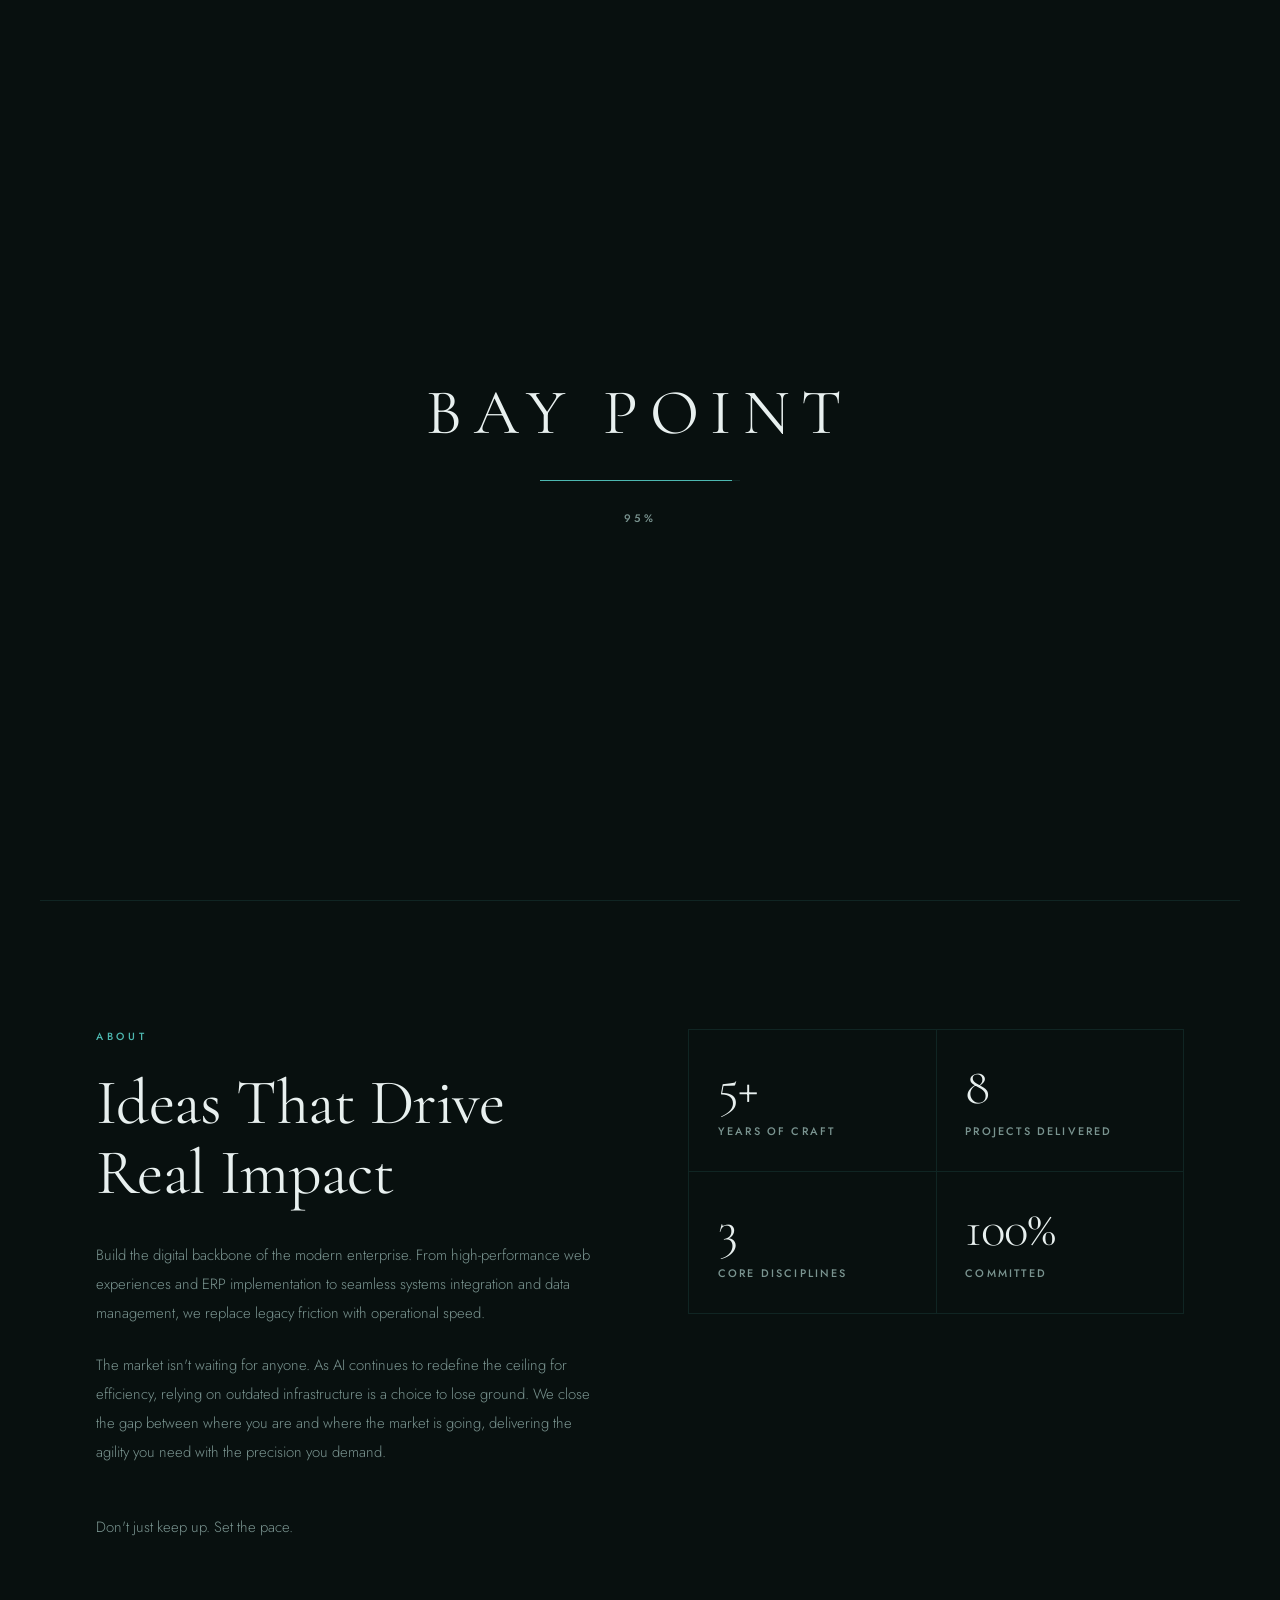
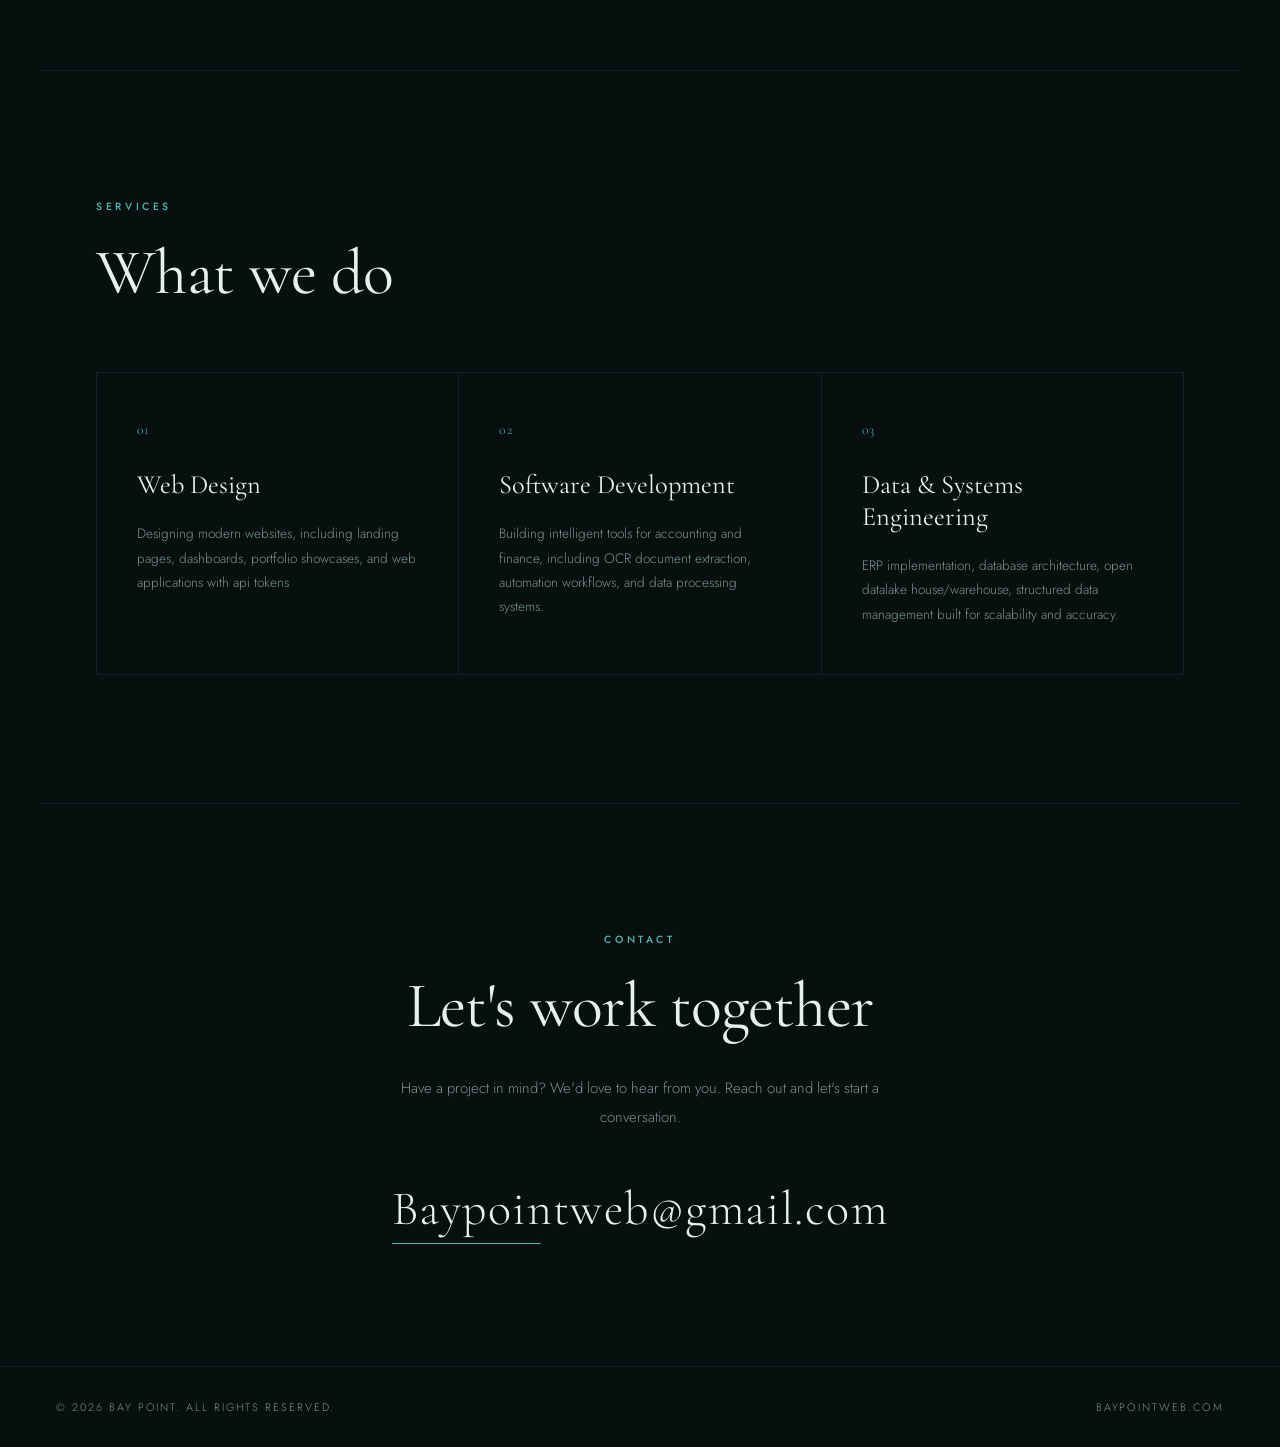
<file: index.html>
<!DOCTYPE html>
<html lang="en" data-theme="dark">
<head>
  <meta charset="UTF-8" />
  <meta name="viewport" content="width=device-width, initial-scale=1.0"/>
  <title>Bay Point</title>
  <link href="https://fonts.googleapis.com/css2?family=Cormorant+Garamond:ital,wght@0,300;0,400;0,500;0,600;1,300;1,400&family=Jost:wght@300;400;500&display=swap" rel="stylesheet"/>
  <link rel="stylesheet" href="css/styles.css"/>
  <link rel="stylesheet" href="css/dark.css"/>
</head>
<body>

<!-- LOADER -->
<div id="loader">
  <div class="loader-inner">
    <div class="loader-logo">Bay Point</div>
    <div class="loader-bar-track"><div class="loader-bar-fill"></div></div>
    <div class="loader-counter"><span id="loaderCount">0</span>%</div>
  </div>
</div>

<!-- NAVBAR -->
<nav id="navbar">
  <a class="nav-logo" href="#home">Bay Point</a>
  <div class="nav-right">
    <ul class="nav-links">
      <li><a href="#home">Home</a></li>
      <li><a href="#about">About</a></li>
      <li><a href="#services">Services</a></li>
      <li><a href="#contact">Contact</a></li>
    </ul>
    <button class="theme-toggle" id="themeToggle" aria-label="Toggle dark mode">
      <span class="t-icon" id="themeIcon">☾</span>
      <span class="t-label" id="themeLabel">Dark</span>
    </button>
  </div>
  <button class="hamburger" id="hamburger" aria-label="Menu">
    <span></span><span></span><span></span>
  </button>
</nav>

<!-- MOBILE MENU -->
<div class="mobile-menu" id="mobileMenu">
  <a href="#home"     onclick="closeMenu()">Home</a>
  <a href="#about"    onclick="closeMenu()">About</a>
  <a href="#services" onclick="closeMenu()">Services</a>
  <a href="#contact"  onclick="closeMenu()">Contact</a>
</div>

<!-- HERO -->
<section id="home">
  <p class="hero-eyebrow">Welcome to Bay Point</p>
  <h1 class="hero-title">Turning Flow<br>Into <em><span class="water-word">Intelligence</span></em></h1>
  <p class="hero-sub">From creative spark to intelligent infrastructure, Building the conduits that let your ideas flow.</p>
  <a class="hero-cta" href="#about">Discover More</a>
  <div class="hero-line">
    <span>Scroll</span>
    <div class="scroll-bar"></div>
  </div>
</section>

<div class="divider"></div>

<!-- ABOUT -->
<section id="about">
  <div class="about-grid">
    <div>
      <p class="section-label">About</p>
      <h2 class="section-title">Ideas That Drive Real Impact</h2>
      <p class="section-body">Build the digital backbone of the modern enterprise. From high-performance web experiences and ERP implementation to seamless systems integration and data management, we replace legacy friction with operational speed.</p>
      <br>
      <p class="section-body">The market isn't waiting for anyone. As AI continues to redefine the ceiling for efficiency, relying on outdated infrastructure is a choice to lose ground. We close the gap between where you are and where the market is going, delivering the agility you need with the precision you demand.</p>
      <br>
      <br>
      <p class="section-body">Don't just keep up. Set the pace.</p>
    </div>
    <div>
      <div class="about-stat-group">
        <div class="stat"><div class="stat-number">5+</div><div class="stat-label">Years of craft</div></div>
        <div class="stat"><div class="stat-number">8</div><div class="stat-label">Projects delivered</div></div>
        <div class="stat"><div class="stat-number">3</div><div class="stat-label">Core disciplines</div></div>
        <div class="stat"><div class="stat-number">100%</div><div class="stat-label">Committed</div></div>
      </div>
    </div>
  </div>
</section>

<div class="divider"></div>

<!-- SERVICES -->
<section id="services">
  <p class="section-label">Services</p>
  <h2 class="section-title">What we do</h2>
  <div class="services-grid">
    <a class="service-card" href="website-design.html">
      <div class="service-num">01</div>
      <div class="service-name">Web Design</div>
      <p class="service-desc">Designing modern websites, including landing pages, dashboards, portfolio showcases, and web applications with api tokens</p>
    </a>
    <a class="service-card" href="software-development.html">
      <div class="service-num">02</div>
      <div class="service-name">Software Development</div>
      <p class="service-desc">Building intelligent tools for accounting and finance, including OCR document extraction, automation workflows, and data processing systems.</p>
    </a>
    <a class="service-card" href="data-systems-engineering.html">
      <div class="service-num">03</div>
      <div class="service-name">Data & Systems Engineering</div>
      <p class="service-desc">ERP implementation, database architecture, open datalake house/warehouse, structured data management built for scalability and accuracy.</p>
    </a>
  </div>
</section>

<div class="divider"></div>

<!-- CONTACT -->
<section id="contact">
  <p class="section-label">Contact</p>
  <h2 class="section-title">Let's work together</h2>
  <p class="section-body">Have a project in mind? We'd love to hear from you. Reach out and let's start a conversation.</p>
  <a href="mailto:baypointweb@gmail.com" class="contact-email">Baypointweb@gmail.com</a>
</section>

<!-- FOOTER -->
<footer>
  <span>© 2026 Bay Point. All rights reserved.</span>
  <span>baypointweb.com</span>
</footer>

<script src="java/main.js"></script>
</body>
</html>
</file>
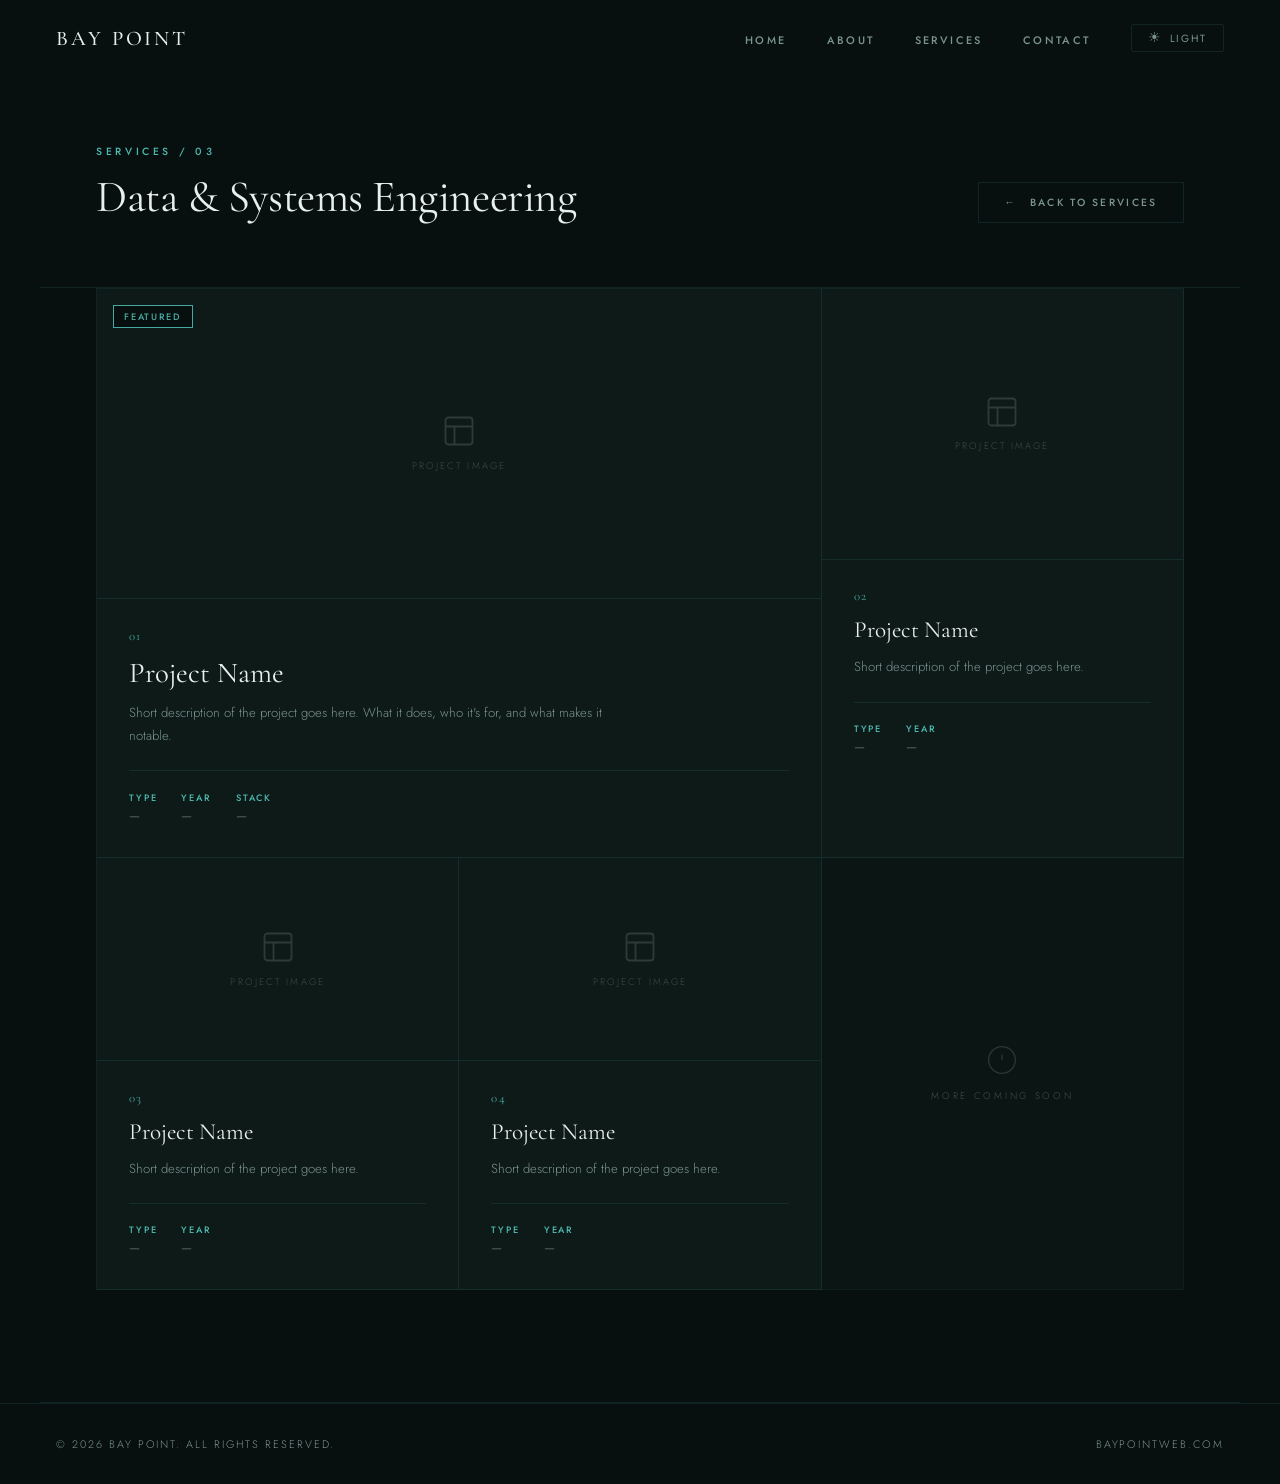
<file: data-systems-engineering.html>
<!DOCTYPE html>
<html lang="en" data-theme="dark">
<head>
  <meta charset="UTF-8"/>
  <meta name="viewport" content="width=device-width, initial-scale=1.0"/>
  <title>Data &amp; Systems Engineering</title>
  <link href="https://fonts.googleapis.com/css2?family=Cormorant+Garamond:ital,wght@0,300;0,400;0,500;0,600;1,300;1,400&family=Jost:wght@300;400;500&display=swap" rel="stylesheet"/>
  <link rel="stylesheet" href="css/styles.css"/>
  <link rel="stylesheet" href="css/dark.css"/>
  <style>
    /* ── PAGE HEADER ── */
    .svc-header {
      padding: 9rem 3.5rem 4rem;
      max-width: 1200px;
      margin: 0 auto;
      display: flex;
      align-items: flex-end;
      justify-content: space-between;
      gap: 2rem;
    }
    .svc-header-left { flex: 1; }
    .svc-label {
      font-size: 0.65rem;
      letter-spacing: 0.35em;
      text-transform: uppercase;
      color: var(--accent);
      font-weight: 500;
      margin-bottom: 0.9rem;
      opacity: 0;
      animation: fadeUp 0.6s 0.1s forwards;
    }
    .svc-title {
      font-family: 'Cormorant Garamond', serif;
      font-size: clamp(1.8rem, 3.5vw, 2.8rem);
      font-weight: 400;
      line-height: 1.1;
      letter-spacing: -0.01em;
      color: var(--text);
      opacity: 0;
      animation: fadeUp 0.7s 0.2s forwards;
    }
    .svc-title em { font-style: italic; color: var(--accent-2); }
    .svc-back {
      flex-shrink: 0;
      display: inline-flex;
      align-items: center;
      gap: 0.8rem;
      font-size: 0.65rem;
      letter-spacing: 0.22em;
      text-transform: uppercase;
      color: var(--text-dim);
      text-decoration: none;
      font-weight: 500;
      border: 1px solid var(--line);
      padding: 0.75rem 1.6rem;
      transition: color 0.2s, border-color 0.2s, gap 0.3s;
      opacity: 0;
      animation: fadeUp 0.7s 0.3s forwards;
      align-self: flex-end;
    }
    .svc-back::before { content: '←'; transition: transform 0.3s; }
    .svc-back:hover { color: var(--accent); border-color: var(--accent); gap: 1.2rem; }
    .svc-back:hover::before { transform: translateX(-4px); }

    /* ── PROJECTS GRID ── */
    .projects-section {
      max-width: 1200px;
      margin: 0 auto;
      padding: 0 3.5rem 7rem;
    }
    .projects-grid {
      display: grid;
      grid-template-columns: repeat(3, 1fr);
      gap: 0;
      border-top: 1px solid var(--line);
      border-left: 1px solid var(--line);
    }

    /* Featured card — spans 2 columns */
    .project-card {
      border-bottom: 1px solid var(--line);
      border-right: 1px solid var(--line);
      background: var(--card-bg);
      position: relative;
      overflow: hidden;
      transition: background 0.3s;
      cursor: default;
      text-decoration: none;
      color: inherit;
      display: block;
    }
    .project-card::before {
      content: '';
      position: absolute;
      top: 0; left: 0;
      width: 2px; height: 0;
      background: var(--accent);
      transition: height 0.4s ease;
    }
    .project-card:hover { background: var(--card-hover-bg); }
    .project-card:hover::before { height: 100%; }

    .project-card.featured { grid-column: span 2; }

    /* Image placeholder */
    .project-img {
      width: 100%;
      aspect-ratio: 16/9;
      background: var(--bg-2);
      display: flex;
      align-items: center;
      justify-content: center;
      border-bottom: 1px solid var(--line);
      position: relative;
      overflow: hidden;
    }
    .project-card.featured .project-img { aspect-ratio: 21/9; }
    .project-card.tall .project-img { aspect-ratio: 4/3; }

    .project-img-placeholder {
      display: flex;
      flex-direction: column;
      align-items: center;
      gap: 0.6rem;
    }
    .project-img-placeholder svg {
      opacity: 0.15;
      width: 36px; height: 36px;
    }
    .project-img-placeholder span {
      font-size: 0.6rem;
      letter-spacing: 0.22em;
      text-transform: uppercase;
      color: var(--text-dim);
      opacity: 0.4;
    }

    /* Tag badge */
    .project-tag {
      position: absolute;
      top: 1rem; left: 1rem;
      font-size: 0.58rem;
      letter-spacing: 0.18em;
      text-transform: uppercase;
      color: var(--accent);
      border: 1px solid var(--accent);
      padding: 0.25rem 0.65rem;
      font-weight: 500;
      background: var(--bg);
      opacity: 0.9;
    }

    /* Card body */
    .project-body { padding: 1.8rem 2rem 2rem; }
    .project-num {
      font-family: 'Cormorant Garamond', serif;
      font-size: 0.8rem;
      color: var(--accent);
      letter-spacing: 0.1em;
      margin-bottom: 0.8rem;
    }
    .project-name {
      font-family: 'Cormorant Garamond', serif;
      font-size: 1.45rem;
      font-weight: 400;
      color: var(--text);
      line-height: 1.2;
      margin-bottom: 0.7rem;
    }
    .project-card.featured .project-name { font-size: 1.8rem; }
    .project-desc {
      font-size: 0.82rem;
      line-height: 1.75;
      color: var(--text-dim);
      max-width: 480px;
    }
    .project-meta {
      display: flex;
      gap: 1.5rem;
      margin-top: 1.4rem;
      padding-top: 1.2rem;
      border-top: 1px solid var(--line);
    }
    .project-meta-item {
      display: flex;
      flex-direction: column;
      gap: 0.2rem;
    }
    .meta-label {
      font-size: 0.58rem;
      letter-spacing: 0.2em;
      text-transform: uppercase;
      color: var(--accent);
      font-weight: 500;
    }
    .meta-value {
      font-size: 0.78rem;
      color: var(--text-dim);
    }

    /* Empty / coming soon card */
    .project-card.empty {
      display: flex;
      flex-direction: column;
      align-items: center;
      justify-content: center;
      min-height: 280px;
      gap: 0.8rem;
      cursor: default;
      opacity: 0.5;
    }
    .empty-icon {
      width: 32px; height: 32px;
      opacity: 0.3;
    }
    .empty-label {
      font-size: 0.6rem;
      letter-spacing: 0.28em;
      text-transform: uppercase;
      color: var(--text-dim);
    }

    @media (max-width: 900px) {
      .projects-grid { grid-template-columns: 1fr 1fr; }
      .project-card.featured { grid-column: span 2; }
    }
    @media (max-width: 600px) {
      .svc-header { flex-direction: column; align-items: flex-start; padding: 7rem 1.8rem 3rem; }
      .projects-section { padding: 0 1.8rem 5rem; }
      .projects-grid { grid-template-columns: 1fr; }
      .project-card.featured { grid-column: span 1; }
    }
  </style>
</head>
<body>

<!-- NAVBAR -->
<nav id="navbar">
  <a class="nav-logo" href="index.html#home">Bay Point</a>
  <div class="nav-right">
    <ul class="nav-links">
      <li><a href="index.html#home">Home</a></li>
      <li><a href="index.html#about">About</a></li>
      <li><a href="index.html#services" class="active">Services</a></li>
      <li><a href="index.html#contact">Contact</a></li>
    </ul>
    <button class="theme-toggle" id="themeToggle" aria-label="Toggle dark mode">
      <span class="t-icon" id="themeIcon">☾</span>
      <span class="t-label" id="themeLabel">Dark</span>
    </button>
  </div>
  <button class="hamburger" id="hamburger" aria-label="Menu">
    <span></span><span></span><span></span>
  </button>
</nav>

<!-- MOBILE MENU -->
<div class="mobile-menu" id="mobileMenu">
  <a href="index.html#home"     onclick="closeMenu()">Home</a>
  <a href="index.html#about"    onclick="closeMenu()">About</a>
  <a href="index.html#services" onclick="closeMenu()">Services</a>
  <a href="index.html#contact"  onclick="closeMenu()">Contact</a>
</div>

<!-- PAGE HEADER -->
<div class="svc-header">
  <div class="svc-header-left">
    <p class="svc-label">Services / 03</p>
    <h1 class="svc-title">Data &amp; Systems Engineering</h1>
  </div>
  <a class="svc-back" href="index.html#services">Back to Services</a>
</div>

<div class="divider"></div>

<!-- PROJECTS -->
<div class="projects-section">
  <div class="projects-grid">

    <!-- Featured project -->
    <div class="project-card featured">
      <div class="project-img">
        <span class="project-tag">Featured</span>
        <div class="project-img-placeholder">
          <svg viewBox="0 0 24 24" fill="none" stroke="currentColor" stroke-width="1.2">
            <rect x="3" y="3" width="18" height="18" rx="2"/>
            <path d="M3 9h18M9 21V9"/>
          </svg>
          <span>Project image</span>
        </div>
      </div>
      <div class="project-body">
        <div class="project-num">01</div>
        <div class="project-name">Project Name</div>
        <p class="project-desc">Short description of the project goes here. What it does, who it's for, and what makes it notable.</p>
        <div class="project-meta">
          <div class="project-meta-item">
            <span class="meta-label">Type</span>
            <span class="meta-value">—</span>
          </div>
          <div class="project-meta-item">
            <span class="meta-label">Year</span>
            <span class="meta-value">—</span>
          </div>
          <div class="project-meta-item">
            <span class="meta-label">Stack</span>
            <span class="meta-value">—</span>
          </div>
        </div>
      </div>
    </div>

    <!-- Project 2 -->
    <div class="project-card tall">
      <div class="project-img">
        <div class="project-img-placeholder">
          <svg viewBox="0 0 24 24" fill="none" stroke="currentColor" stroke-width="1.2">
            <rect x="3" y="3" width="18" height="18" rx="2"/>
            <path d="M3 9h18M9 21V9"/>
          </svg>
          <span>Project image</span>
        </div>
      </div>
      <div class="project-body">
        <div class="project-num">02</div>
        <div class="project-name">Project Name</div>
        <p class="project-desc">Short description of the project goes here.</p>
        <div class="project-meta">
          <div class="project-meta-item">
            <span class="meta-label">Type</span>
            <span class="meta-value">—</span>
          </div>
          <div class="project-meta-item">
            <span class="meta-label">Year</span>
            <span class="meta-value">—</span>
          </div>
        </div>
      </div>
    </div>

    <!-- Project 3 -->
    <div class="project-card">
      <div class="project-img">
        <div class="project-img-placeholder">
          <svg viewBox="0 0 24 24" fill="none" stroke="currentColor" stroke-width="1.2">
            <rect x="3" y="3" width="18" height="18" rx="2"/>
            <path d="M3 9h18M9 21V9"/>
          </svg>
          <span>Project image</span>
        </div>
      </div>
      <div class="project-body">
        <div class="project-num">03</div>
        <div class="project-name">Project Name</div>
        <p class="project-desc">Short description of the project goes here.</p>
        <div class="project-meta">
          <div class="project-meta-item">
            <span class="meta-label">Type</span>
            <span class="meta-value">—</span>
          </div>
          <div class="project-meta-item">
            <span class="meta-label">Year</span>
            <span class="meta-value">—</span>
          </div>
        </div>
      </div>
    </div>

    <!-- Project 4 -->
    <div class="project-card">
      <div class="project-img">
        <div class="project-img-placeholder">
          <svg viewBox="0 0 24 24" fill="none" stroke="currentColor" stroke-width="1.2">
            <rect x="3" y="3" width="18" height="18" rx="2"/>
            <path d="M3 9h18M9 21V9"/>
          </svg>
          <span>Project image</span>
        </div>
      </div>
      <div class="project-body">
        <div class="project-num">04</div>
        <div class="project-name">Project Name</div>
        <p class="project-desc">Short description of the project goes here.</p>
        <div class="project-meta">
          <div class="project-meta-item">
            <span class="meta-label">Type</span>
            <span class="meta-value">—</span>
          </div>
          <div class="project-meta-item">
            <span class="meta-label">Year</span>
            <span class="meta-value">—</span>
          </div>
        </div>
      </div>
    </div>

    <!-- Coming soon -->
    <div class="project-card empty">
      <svg class="empty-icon" viewBox="0 0 24 24" fill="none" stroke="currentColor" stroke-width="1">
        <circle cx="12" cy="12" r="10"/>
        <line x1="12" y1="8" x2="12" y2="12"/>
        <line x1="12" y1="16" x2="12.01" y2="16"/>
      </svg>
      <span class="empty-label">More coming soon</span>
    </div>

  </div>
</div>

<div class="divider"></div>

<!-- FOOTER -->
<footer>
  <span>© 2026 Bay Point. All rights reserved.</span>
  <span>baypointweb.com</span>
</footer>

<script src="java/main.js"></script>
</body>
</html>
</file>
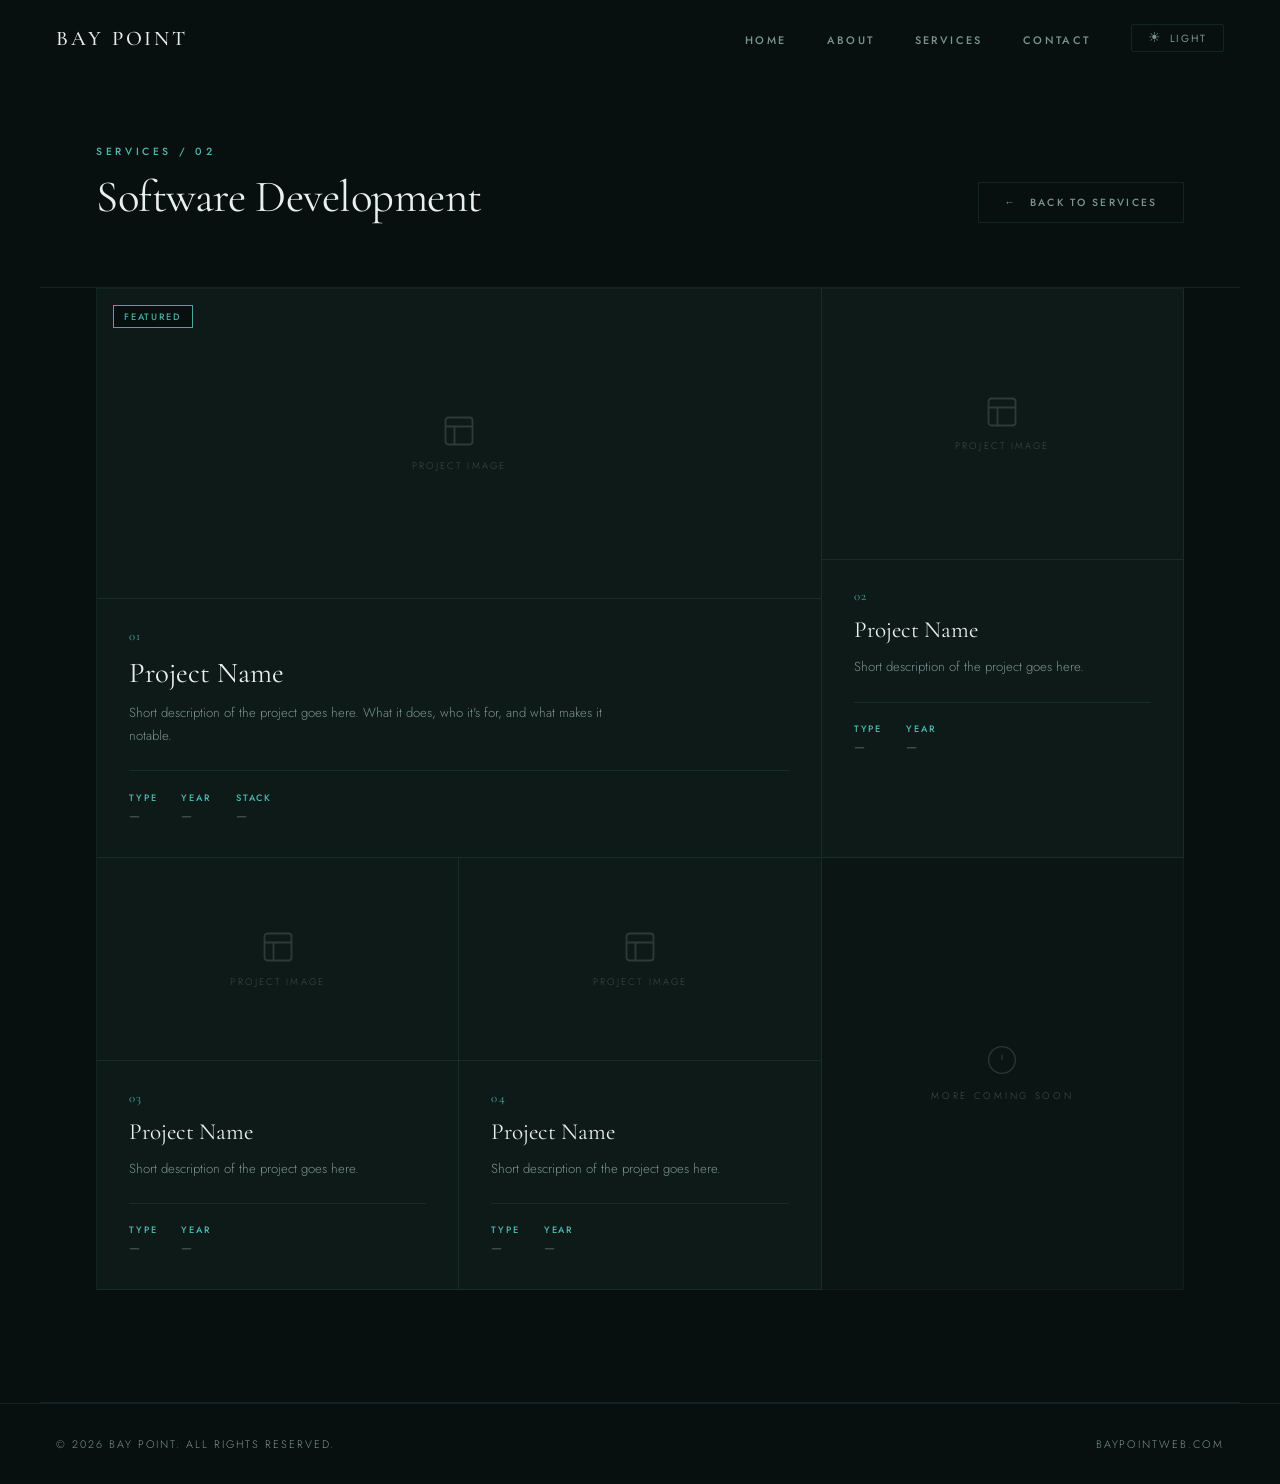
<file: software-development.html>
<!DOCTYPE html>
<html lang="en" data-theme="dark">
<head>
  <meta charset="UTF-8"/>
  <meta name="viewport" content="width=device-width, initial-scale=1.0"/>
  <title>Software Development</title>
  <link href="https://fonts.googleapis.com/css2?family=Cormorant+Garamond:ital,wght@0,300;0,400;0,500;0,600;1,300;1,400&family=Jost:wght@300;400;500&display=swap" rel="stylesheet"/>
  <link rel="stylesheet" href="css/styles.css"/>
  <link rel="stylesheet" href="css/dark.css"/>
  <style>
    /* ── PAGE HEADER ── */
    .svc-header {
      padding: 9rem 3.5rem 4rem;
      max-width: 1200px;
      margin: 0 auto;
      display: flex;
      align-items: flex-end;
      justify-content: space-between;
      gap: 2rem;
    }
    .svc-header-left { flex: 1; }
    .svc-label {
      font-size: 0.65rem;
      letter-spacing: 0.35em;
      text-transform: uppercase;
      color: var(--accent);
      font-weight: 500;
      margin-bottom: 0.9rem;
      opacity: 0;
      animation: fadeUp 0.6s 0.1s forwards;
    }
    .svc-title {
      font-family: 'Cormorant Garamond', serif;
      font-size: clamp(1.8rem, 3.5vw, 2.8rem);
      font-weight: 400;
      line-height: 1.1;
      letter-spacing: -0.01em;
      color: var(--text);
      opacity: 0;
      animation: fadeUp 0.7s 0.2s forwards;
    }
    .svc-title em { font-style: italic; color: var(--accent-2); }
    .svc-back {
      flex-shrink: 0;
      display: inline-flex;
      align-items: center;
      gap: 0.8rem;
      font-size: 0.65rem;
      letter-spacing: 0.22em;
      text-transform: uppercase;
      color: var(--text-dim);
      text-decoration: none;
      font-weight: 500;
      border: 1px solid var(--line);
      padding: 0.75rem 1.6rem;
      transition: color 0.2s, border-color 0.2s, gap 0.3s;
      opacity: 0;
      animation: fadeUp 0.7s 0.3s forwards;
      align-self: flex-end;
    }
    .svc-back::before { content: '←'; transition: transform 0.3s; }
    .svc-back:hover { color: var(--accent); border-color: var(--accent); gap: 1.2rem; }
    .svc-back:hover::before { transform: translateX(-4px); }

    /* ── PROJECTS GRID ── */
    .projects-section {
      max-width: 1200px;
      margin: 0 auto;
      padding: 0 3.5rem 7rem;
    }
    .projects-grid {
      display: grid;
      grid-template-columns: repeat(3, 1fr);
      gap: 0;
      border-top: 1px solid var(--line);
      border-left: 1px solid var(--line);
    }

    /* Featured card — spans 2 columns */
    .project-card {
      border-bottom: 1px solid var(--line);
      border-right: 1px solid var(--line);
      background: var(--card-bg);
      position: relative;
      overflow: hidden;
      transition: background 0.3s;
      cursor: default;
      text-decoration: none;
      color: inherit;
      display: block;
    }
    .project-card::before {
      content: '';
      position: absolute;
      top: 0; left: 0;
      width: 2px; height: 0;
      background: var(--accent);
      transition: height 0.4s ease;
    }
    .project-card:hover { background: var(--card-hover-bg); }
    .project-card:hover::before { height: 100%; }

    .project-card.featured { grid-column: span 2; }

    /* Image placeholder */
    .project-img {
      width: 100%;
      aspect-ratio: 16/9;
      background: var(--bg-2);
      display: flex;
      align-items: center;
      justify-content: center;
      border-bottom: 1px solid var(--line);
      position: relative;
      overflow: hidden;
    }
    .project-card.featured .project-img { aspect-ratio: 21/9; }
    .project-card.tall .project-img { aspect-ratio: 4/3; }

    .project-img-placeholder {
      display: flex;
      flex-direction: column;
      align-items: center;
      gap: 0.6rem;
    }
    .project-img-placeholder svg {
      opacity: 0.15;
      width: 36px; height: 36px;
    }
    .project-img-placeholder span {
      font-size: 0.6rem;
      letter-spacing: 0.22em;
      text-transform: uppercase;
      color: var(--text-dim);
      opacity: 0.4;
    }

    /* Tag badge */
    .project-tag {
      position: absolute;
      top: 1rem; left: 1rem;
      font-size: 0.58rem;
      letter-spacing: 0.18em;
      text-transform: uppercase;
      color: var(--accent);
      border: 1px solid var(--accent);
      padding: 0.25rem 0.65rem;
      font-weight: 500;
      background: var(--bg);
      opacity: 0.9;
    }

    /* Card body */
    .project-body { padding: 1.8rem 2rem 2rem; }
    .project-num {
      font-family: 'Cormorant Garamond', serif;
      font-size: 0.8rem;
      color: var(--accent);
      letter-spacing: 0.1em;
      margin-bottom: 0.8rem;
    }
    .project-name {
      font-family: 'Cormorant Garamond', serif;
      font-size: 1.45rem;
      font-weight: 400;
      color: var(--text);
      line-height: 1.2;
      margin-bottom: 0.7rem;
    }
    .project-card.featured .project-name { font-size: 1.8rem; }
    .project-desc {
      font-size: 0.82rem;
      line-height: 1.75;
      color: var(--text-dim);
      max-width: 480px;
    }
    .project-meta {
      display: flex;
      gap: 1.5rem;
      margin-top: 1.4rem;
      padding-top: 1.2rem;
      border-top: 1px solid var(--line);
    }
    .project-meta-item {
      display: flex;
      flex-direction: column;
      gap: 0.2rem;
    }
    .meta-label {
      font-size: 0.58rem;
      letter-spacing: 0.2em;
      text-transform: uppercase;
      color: var(--accent);
      font-weight: 500;
    }
    .meta-value {
      font-size: 0.78rem;
      color: var(--text-dim);
    }

    /* Empty / coming soon card */
    .project-card.empty {
      display: flex;
      flex-direction: column;
      align-items: center;
      justify-content: center;
      min-height: 280px;
      gap: 0.8rem;
      cursor: default;
      opacity: 0.5;
    }
    .empty-icon {
      width: 32px; height: 32px;
      opacity: 0.3;
    }
    .empty-label {
      font-size: 0.6rem;
      letter-spacing: 0.28em;
      text-transform: uppercase;
      color: var(--text-dim);
    }

    @media (max-width: 900px) {
      .projects-grid { grid-template-columns: 1fr 1fr; }
      .project-card.featured { grid-column: span 2; }
    }
    @media (max-width: 600px) {
      .svc-header { flex-direction: column; align-items: flex-start; padding: 7rem 1.8rem 3rem; }
      .projects-section { padding: 0 1.8rem 5rem; }
      .projects-grid { grid-template-columns: 1fr; }
      .project-card.featured { grid-column: span 1; }
    }
  </style>
</head>
<body>

<!-- NAVBAR -->
<nav id="navbar">
  <a class="nav-logo" href="index.html#home">Bay Point</a>
  <div class="nav-right">
    <ul class="nav-links">
      <li><a href="index.html#home">Home</a></li>
      <li><a href="index.html#about">About</a></li>
      <li><a href="index.html#services" class="active">Services</a></li>
      <li><a href="index.html#contact">Contact</a></li>
    </ul>
    <button class="theme-toggle" id="themeToggle" aria-label="Toggle dark mode">
      <span class="t-icon" id="themeIcon">☾</span>
      <span class="t-label" id="themeLabel">Dark</span>
    </button>
  </div>
  <button class="hamburger" id="hamburger" aria-label="Menu">
    <span></span><span></span><span></span>
  </button>
</nav>

<!-- MOBILE MENU -->
<div class="mobile-menu" id="mobileMenu">
  <a href="index.html#home"     onclick="closeMenu()">Home</a>
  <a href="index.html#about"    onclick="closeMenu()">About</a>
  <a href="index.html#services" onclick="closeMenu()">Services</a>
  <a href="index.html#contact"  onclick="closeMenu()">Contact</a>
</div>

<!-- PAGE HEADER -->
<div class="svc-header">
  <div class="svc-header-left">
    <p class="svc-label">Services / 02</p>
    <h1 class="svc-title">Software Development</h1>
  </div>
  <a class="svc-back" href="index.html#services">Back to Services</a>
</div>

<div class="divider"></div>

<!-- PROJECTS -->
<div class="projects-section">
  <div class="projects-grid">

    <!-- Featured project -->
    <div class="project-card featured">
      <div class="project-img">
        <span class="project-tag">Featured</span>
        <div class="project-img-placeholder">
          <svg viewBox="0 0 24 24" fill="none" stroke="currentColor" stroke-width="1.2">
            <rect x="3" y="3" width="18" height="18" rx="2"/>
            <path d="M3 9h18M9 21V9"/>
          </svg>
          <span>Project image</span>
        </div>
      </div>
      <div class="project-body">
        <div class="project-num">01</div>
        <div class="project-name">Project Name</div>
        <p class="project-desc">Short description of the project goes here. What it does, who it's for, and what makes it notable.</p>
        <div class="project-meta">
          <div class="project-meta-item">
            <span class="meta-label">Type</span>
            <span class="meta-value">—</span>
          </div>
          <div class="project-meta-item">
            <span class="meta-label">Year</span>
            <span class="meta-value">—</span>
          </div>
          <div class="project-meta-item">
            <span class="meta-label">Stack</span>
            <span class="meta-value">—</span>
          </div>
        </div>
      </div>
    </div>

    <!-- Project 2 -->
    <div class="project-card tall">
      <div class="project-img">
        <div class="project-img-placeholder">
          <svg viewBox="0 0 24 24" fill="none" stroke="currentColor" stroke-width="1.2">
            <rect x="3" y="3" width="18" height="18" rx="2"/>
            <path d="M3 9h18M9 21V9"/>
          </svg>
          <span>Project image</span>
        </div>
      </div>
      <div class="project-body">
        <div class="project-num">02</div>
        <div class="project-name">Project Name</div>
        <p class="project-desc">Short description of the project goes here.</p>
        <div class="project-meta">
          <div class="project-meta-item">
            <span class="meta-label">Type</span>
            <span class="meta-value">—</span>
          </div>
          <div class="project-meta-item">
            <span class="meta-label">Year</span>
            <span class="meta-value">—</span>
          </div>
        </div>
      </div>
    </div>

    <!-- Project 3 -->
    <div class="project-card">
      <div class="project-img">
        <div class="project-img-placeholder">
          <svg viewBox="0 0 24 24" fill="none" stroke="currentColor" stroke-width="1.2">
            <rect x="3" y="3" width="18" height="18" rx="2"/>
            <path d="M3 9h18M9 21V9"/>
          </svg>
          <span>Project image</span>
        </div>
      </div>
      <div class="project-body">
        <div class="project-num">03</div>
        <div class="project-name">Project Name</div>
        <p class="project-desc">Short description of the project goes here.</p>
        <div class="project-meta">
          <div class="project-meta-item">
            <span class="meta-label">Type</span>
            <span class="meta-value">—</span>
          </div>
          <div class="project-meta-item">
            <span class="meta-label">Year</span>
            <span class="meta-value">—</span>
          </div>
        </div>
      </div>
    </div>

    <!-- Project 4 -->
    <div class="project-card">
      <div class="project-img">
        <div class="project-img-placeholder">
          <svg viewBox="0 0 24 24" fill="none" stroke="currentColor" stroke-width="1.2">
            <rect x="3" y="3" width="18" height="18" rx="2"/>
            <path d="M3 9h18M9 21V9"/>
          </svg>
          <span>Project image</span>
        </div>
      </div>
      <div class="project-body">
        <div class="project-num">04</div>
        <div class="project-name">Project Name</div>
        <p class="project-desc">Short description of the project goes here.</p>
        <div class="project-meta">
          <div class="project-meta-item">
            <span class="meta-label">Type</span>
            <span class="meta-value">—</span>
          </div>
          <div class="project-meta-item">
            <span class="meta-label">Year</span>
            <span class="meta-value">—</span>
          </div>
        </div>
      </div>
    </div>

    <!-- Coming soon -->
    <div class="project-card empty">
      <svg class="empty-icon" viewBox="0 0 24 24" fill="none" stroke="currentColor" stroke-width="1">
        <circle cx="12" cy="12" r="10"/>
        <line x1="12" y1="8" x2="12" y2="12"/>
        <line x1="12" y1="16" x2="12.01" y2="16"/>
      </svg>
      <span class="empty-label">More coming soon</span>
    </div>

  </div>
</div>

<div class="divider"></div>

<!-- FOOTER -->
<footer>
  <span>© 2026 Bay Point. All rights reserved.</span>
  <span>baypointweb.com</span>
</footer>

<script src="java/main.js"></script>
</body>
</html>
</file>
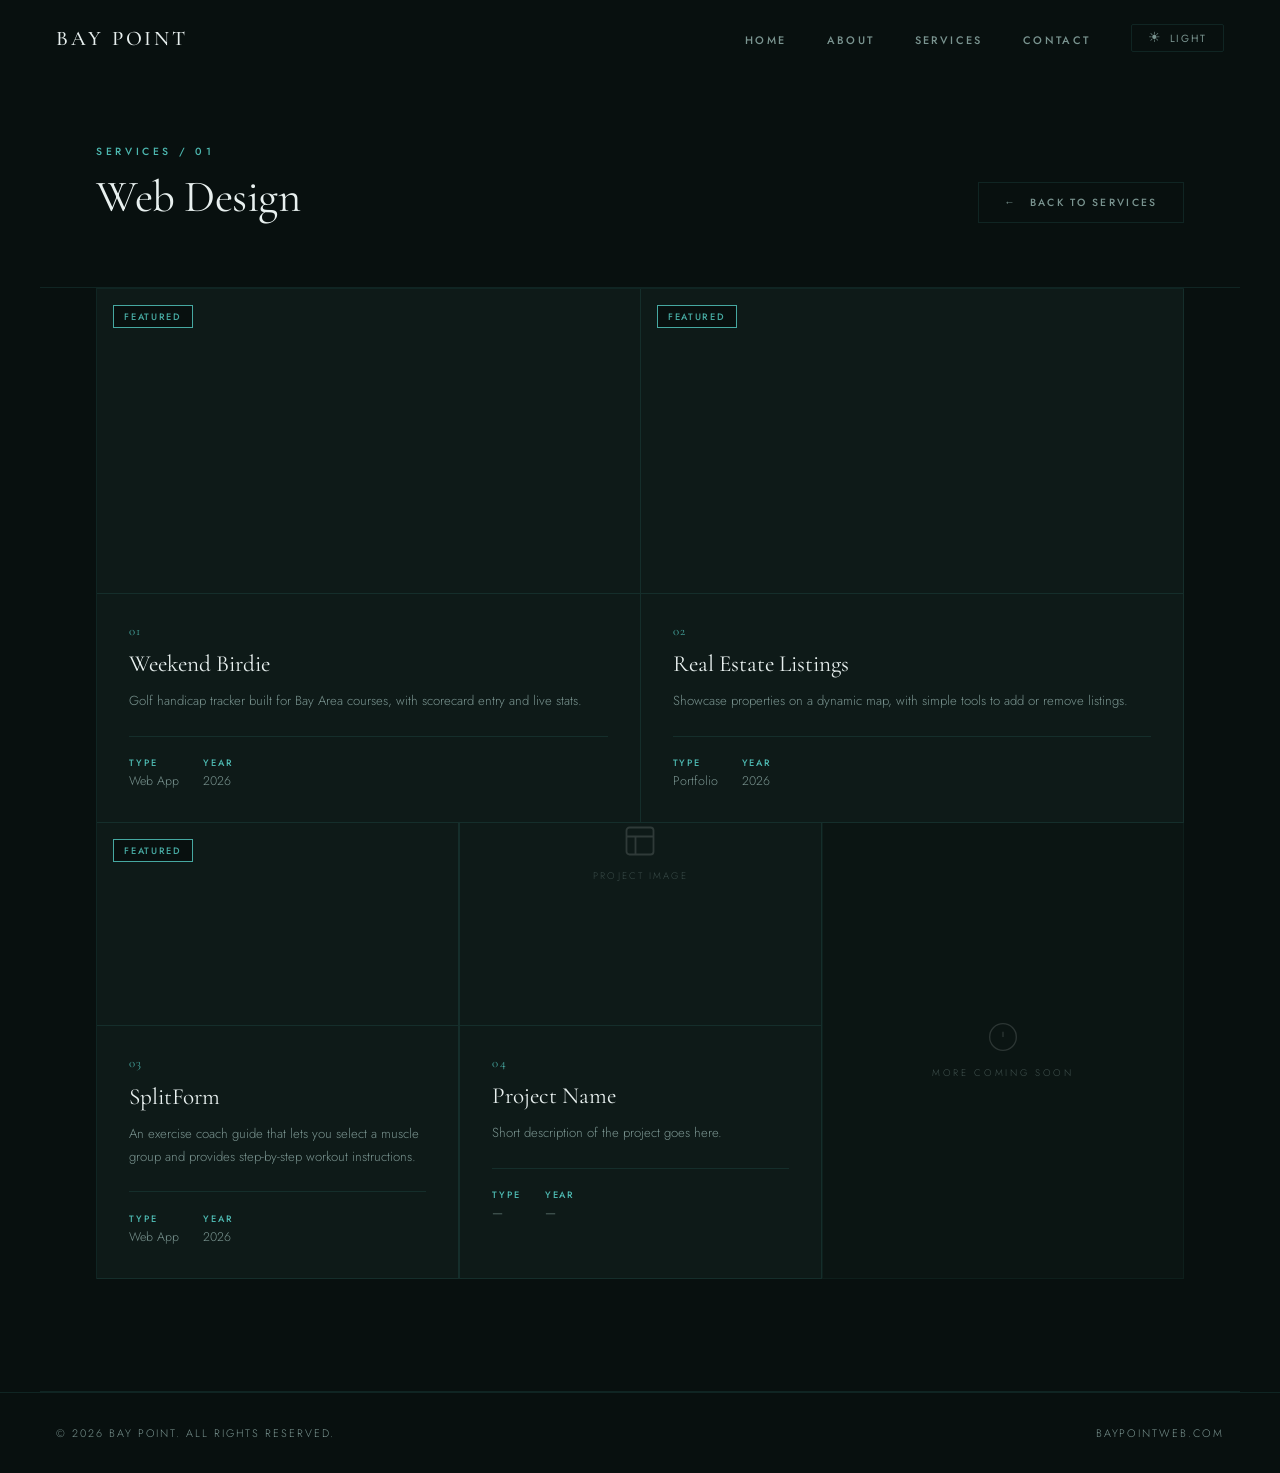
<file: website-design.html>
<!DOCTYPE html>
<html lang="en" data-theme="dark">
<head>
  <meta charset="UTF-8"/>
  <meta name="viewport" content="width=device-width, initial-scale=1.0"/>
  <title>Website Design</title>
  <link href="https://fonts.googleapis.com/css2?family=Cormorant+Garamond:ital,wght@0,300;0,400;0,500;0,600;1,300;1,400&family=Jost:wght@300;400;500&display=swap" rel="stylesheet"/>
  <link rel="stylesheet" href="css/styles.css"/>
  <link rel="stylesheet" href="css/dark.css"/>
  <style>
    /* ── PAGE HEADER ── */
    .svc-header {
      padding: 9rem 3.5rem 4rem;
      max-width: 1200px;
      margin: 0 auto;
      display: flex;
      align-items: flex-end;
      justify-content: space-between;
      gap: 2rem;
    }
    .svc-header-left { flex: 1; }
    .svc-label {
      font-size: 0.65rem;
      letter-spacing: 0.35em;
      text-transform: uppercase;
      color: var(--accent);
      font-weight: 500;
      margin-bottom: 0.9rem;
      opacity: 0;
      animation: fadeUp 0.6s 0.1s forwards;
    }
    .svc-title {
      font-family: 'Cormorant Garamond', serif;
      font-size: clamp(1.8rem, 3.5vw, 2.8rem);
      font-weight: 400;
      line-height: 1.1;
      letter-spacing: -0.01em;
      color: var(--text);
      opacity: 0;
      animation: fadeUp 0.7s 0.2s forwards;
    }
    .svc-title em { font-style: italic; color: var(--accent-2); }
    .svc-back {
      flex-shrink: 0;
      display: inline-flex;
      align-items: center;
      gap: 0.8rem;
      font-size: 0.65rem;
      letter-spacing: 0.22em;
      text-transform: uppercase;
      color: var(--text-dim);
      text-decoration: none;
      font-weight: 500;
      border: 1px solid var(--line);
      padding: 0.75rem 1.6rem;
      transition: color 0.2s, border-color 0.2s, gap 0.3s;
      opacity: 0;
      animation: fadeUp 0.7s 0.3s forwards;
      align-self: flex-end;
    }
    .svc-back::before { content: '←'; transition: transform 0.3s; }
    .svc-back:hover { color: var(--accent); border-color: var(--accent); gap: 1.2rem; }
    .svc-back:hover::before { transform: translateX(-4px); }

    /* ── PROJECTS GRID ── */
    .projects-section {
      max-width: 1200px;
      margin: 0 auto;
      padding: 0 3.5rem 7rem;
    }
    .projects-grid {
      display: grid;
      grid-template-columns: 1fr 1fr;
      gap: 0;
      border-top: 1px solid var(--line);
      border-left: 1px solid var(--line);
    }

    /* First two cards: 2-per-row */
    .project-card.row1 {
      grid-column: span 1;
    }

    /* Cards 3+ shift to 3-per-row using a subgrid trick via class */
    .projects-row2 {
      grid-column: 1 / -1;
      display: grid;
      grid-template-columns: repeat(3, 1fr);
      border-top: none;
      border-left: none;
    }
    .projects-row2 .project-card {
      border-left: 1px solid var(--line);
    }
    /* Remove double-left-border on first card in row2 */
    .projects-row2 .project-card:first-child {
      border-left: none;
    }

    /* Cards */
    .project-card {
      border-bottom: 1px solid var(--line);
      border-right: 1px solid var(--line);
      background: var(--card-bg);
      position: relative;
      overflow: hidden;
      transition: background 0.3s;
      cursor: default;
      text-decoration: none;
      color: inherit;
      display: block;
    }
    .project-card::before {
      content: '';
      position: absolute;
      top: 0; left: 0;
      width: 2px; height: 0;
      background: var(--accent);
      transition: height 0.4s ease;
    }
    .project-card:hover { background: var(--card-hover-bg); }
    .project-card:hover::before { height: 100%; }
    a.project-card { cursor: pointer; text-decoration: none; color: inherit; }

    /* Image area */
    .project-img {
      width: 100%;
      aspect-ratio: 16/9;
      background: var(--bg-2);
      border-bottom: 1px solid var(--line);
      position: relative;
      overflow: hidden;
    }
    .project-img iframe {
      position: absolute;
      top: 0;
      left: 0;
      width: 200%;
      height: 200%;
      transform: scale(0.5);
      transform-origin: top left;
      border: none;
      pointer-events: none;
    }

    .project-img-placeholder {
      display: flex;
      flex-direction: column;
      align-items: center;
      gap: 0.6rem;
    }
    .project-img-placeholder svg {
      opacity: 0.15;
      width: 36px; height: 36px;
    }
    .project-img-placeholder span {
      font-size: 0.6rem;
      letter-spacing: 0.22em;
      text-transform: uppercase;
      color: var(--text-dim);
      opacity: 0.4;
    }

    /* Tag badge */
    .project-tag {
      position: absolute;
      top: 1rem; left: 1rem;
      font-size: 0.58rem;
      letter-spacing: 0.18em;
      text-transform: uppercase;
      color: var(--accent);
      border: 1px solid var(--accent);
      padding: 0.25rem 0.65rem;
      font-weight: 500;
      background: var(--bg);
      opacity: 0.9;
    }

    /* Card body */
    .project-body { padding: 1.8rem 2rem 2rem; }
    .project-num {
      font-family: 'Cormorant Garamond', serif;
      font-size: 0.8rem;
      color: var(--accent);
      letter-spacing: 0.1em;
      margin-bottom: 0.8rem;
    }
    .project-name {
      font-family: 'Cormorant Garamond', serif;
      font-size: 1.45rem;
      font-weight: 400;
      color: var(--text);
      line-height: 1.2;
      margin-bottom: 0.7rem;
    }
    .project-desc {
      font-size: 0.82rem;
      line-height: 1.75;
      color: var(--text-dim);
      max-width: 480px;
    }
    .project-meta {
      display: flex;
      gap: 1.5rem;
      margin-top: 1.4rem;
      padding-top: 1.2rem;
      border-top: 1px solid var(--line);
    }
    .project-meta-item {
      display: flex;
      flex-direction: column;
      gap: 0.2rem;
    }
    .meta-label {
      font-size: 0.58rem;
      letter-spacing: 0.2em;
      text-transform: uppercase;
      color: var(--accent);
      font-weight: 500;
    }
    .meta-value {
      font-size: 0.78rem;
      color: var(--text-dim);
    }

    /* Empty / coming soon card */
    .project-card.empty {
      display: flex;
      flex-direction: column;
      align-items: center;
      justify-content: center;
      min-height: 280px;
      gap: 0.8rem;
      cursor: default;
      opacity: 0.5;
    }
    .empty-icon {
      width: 32px; height: 32px;
      opacity: 0.3;
    }
    .empty-label {
      font-size: 0.6rem;
      letter-spacing: 0.28em;
      text-transform: uppercase;
      color: var(--text-dim);
    }

    @media (max-width: 900px) {
      .projects-grid { grid-template-columns: 1fr 1fr; }
      .projects-row2 { grid-template-columns: 1fr 1fr; }
    }
    @media (max-width: 600px) {
      .svc-header { flex-direction: column; align-items: flex-start; padding: 7rem 1.8rem 3rem; }
      .projects-section { padding: 0 1.8rem 5rem; }
      .projects-grid { grid-template-columns: 1fr; }
      .projects-row2 { grid-template-columns: 1fr; }
      .projects-row2 .project-card { border-left: none; }
    }
  </style>
</head>
<body>

<!-- NAVBAR -->
<nav id="navbar">
  <a class="nav-logo" href="index.html#home">Bay Point</a>
  <div class="nav-right">
    <ul class="nav-links">
      <li><a href="index.html#home">Home</a></li>
      <li><a href="index.html#about">About</a></li>
      <li><a href="index.html#services" class="active">Services</a></li>
      <li><a href="index.html#contact">Contact</a></li>
    </ul>
    <button class="theme-toggle" id="themeToggle" aria-label="Toggle dark mode">
      <span class="t-icon" id="themeIcon">☾</span>
      <span class="t-label" id="themeLabel">Dark</span>
    </button>
  </div>
  <button class="hamburger" id="hamburger" aria-label="Menu">
    <span></span><span></span><span></span>
  </button>
</nav>

<!-- MOBILE MENU -->
<div class="mobile-menu" id="mobileMenu">
  <a href="index.html#home"     onclick="closeMenu()">Home</a>
  <a href="index.html#about"    onclick="closeMenu()">About</a>
  <a href="index.html#services" onclick="closeMenu()">Services</a>
  <a href="index.html#contact"  onclick="closeMenu()">Contact</a>
</div>

<!-- PAGE HEADER -->
<div class="svc-header">
  <div class="svc-header-left">
    <p class="svc-label">Services / 01</p>
    <h1 class="svc-title">Web Design</h1>
  </div>
  <a class="svc-back" href="index.html#services">Back to Services</a>
</div>

<div class="divider"></div>

<!-- PROJECTS -->
<div class="projects-section">
  <div class="projects-grid">

    <!-- Project 1 — Weekend Birdie (row 1, left) -->
    <a class="project-card row1" href="https://weekendbirdie.com/" target="_blank" rel="noopener">
      <div class="project-img">
        <span class="project-tag">Featured</span>
        <iframe src="https://weekendbirdie.com/" title="Weekend Birdie preview" loading="lazy" tabindex="-1" aria-hidden="true"></iframe>
      </div>
      <div class="project-body">
        <div class="project-num">01</div>
        <div class="project-name">Weekend Birdie</div>
        <p class="project-desc">Golf handicap tracker built for Bay Area courses, with scorecard entry and live stats.</p>
        <div class="project-meta">
          <div class="project-meta-item">
            <span class="meta-label">Type</span>
            <span class="meta-value">Web App</span>
          </div>
          <div class="project-meta-item">
            <span class="meta-label">Year</span>
            <span class="meta-value">2026</span>
          </div>
        </div>
      </div>
    </a>

    <!-- Project 2 — Real Estate Portfolio (row 1, right) -->
    <a class="project-card row1" href="https://goldfish-app-e3lup.ondigitalocean.app/" target="_blank" rel="noopener">
      <div class="project-img">
        <span class="project-tag">Featured</span>
        <iframe src="https://goldfish-app-e3lup.ondigitalocean.app/" title="Real Estate Portfolio preview" loading="lazy" tabindex="-1" aria-hidden="true"></iframe>
      </div>
      <div class="project-body">
        <div class="project-num">02</div>
        <div class="project-name">Real Estate Listings</div>
        <p class="project-desc">Showcase properties on a dynamic map, with simple tools to add or remove listings.</p>
        <div class="project-meta">
          <div class="project-meta-item">
            <span class="meta-label">Type</span>
            <span class="meta-value">Portfolio</span>
          </div>
          <div class="project-meta-item">
            <span class="meta-label">Year</span>
            <span class="meta-value">2026</span>
          </div>
        </div>
      </div>
    </a>

    <!-- Row 2: 3-column sub-grid -->
    <div class="projects-row2">

    <!-- Project 3 -->
    <a class="project-card row1" href="https://weekendbirdie.com/workout" target="_blank" rel="noopener">
      <div class="project-img">
        <span class="project-tag">Featured</span>
        <iframe src="https://weekendbirdie.com/workout" title="Workout Tracker preview" loading="lazy" tabindex="-1" aria-hidden="true"></iframe>
      </div>
      <div class="project-body">
        <div class="project-num">03</div>
        <div class="project-name">SplitForm</div>
        <p class="project-desc">An exercise coach guide that lets you select a muscle group and provides step-by-step workout instructions.</p>
        <div class="project-meta">
          <div class="project-meta-item">
            <span class="meta-label">Type</span>
            <span class="meta-value">Web App</span>
          </div>
          <div class="project-meta-item">
            <span class="meta-label">Year</span>
            <span class="meta-value">2026</span>
          </div>
        </div>
      </div>
    </a>

    <!-- Project 4 -->
    <div class="project-card">
      <div class="project-img">
        <div class="project-img-placeholder">
          <svg viewBox="0 0 24 24" fill="none" stroke="currentColor" stroke-width="1.2">
            <rect x="3" y="3" width="18" height="18" rx="2"/>
            <path d="M3 9h18M9 21V9"/>
          </svg>
          <span>Project image</span>
        </div>
      </div>
      <div class="project-body">
        <div class="project-num">04</div>
        <div class="project-name">Project Name</div>
        <p class="project-desc">Short description of the project goes here.</p>
        <div class="project-meta">
          <div class="project-meta-item">
            <span class="meta-label">Type</span>
            <span class="meta-value">—</span>
          </div>
          <div class="project-meta-item">
            <span class="meta-label">Year</span>
            <span class="meta-value">—</span>
          </div>
        </div>
      </div>
    </div>

    <!-- Coming soon -->
    <div class="project-card empty">
      <svg class="empty-icon" viewBox="0 0 24 24" fill="none" stroke="currentColor" stroke-width="1">
        <circle cx="12" cy="12" r="10"/>
        <line x1="12" y1="8" x2="12" y2="12"/>
        <line x1="12" y1="16" x2="12.01" y2="16"/>
      </svg>
      <span class="empty-label">More coming soon</span>
    </div>

    </div><!-- /projects-row2 -->

  </div>
</div>

<div class="divider"></div>

<!-- FOOTER -->
<footer>
  <span>© 2026 Bay Point. All rights reserved.</span>
  <span>baypointweb.com</span>
</footer>

<script src="java/main.js"></script>
</body>
</html>
</file>
<file: css/styles.css>
/* ─── RESET ─── */
*, *::before, *::after { margin: 0; padding: 0; box-sizing: border-box; }

/* ─── LOADER ─── */
#loader {
  position: fixed;
  inset: 0;
  background: var(--bg);
  z-index: 9999;
  display: flex;
  align-items: center;
  justify-content: center;
  transition: opacity 0.6s ease, visibility 0.6s ease;
}
#loader.hidden {
  opacity: 0;
  visibility: hidden;
}
.loader-inner {
  display: flex;
  flex-direction: column;
  align-items: center;
  gap: 1.8rem;
}
.loader-logo {
  font-family: 'Cormorant Garamond', serif;
  font-size: clamp(2.2rem, 6vw, 4rem);
  font-weight: 400;
  letter-spacing: 0.18em;
  text-transform: uppercase;
  color: var(--text);
  opacity: 0;
  animation: loaderFadeIn 0.6s 0.1s forwards;
}
.loader-bar-track {
  width: 200px;
  height: 1px;
  background: var(--line);
  position: relative;
  overflow: hidden;
  opacity: 0;
  animation: loaderFadeIn 0.4s 0.4s forwards;
}
.loader-bar-fill {
  position: absolute;
  top: 0; left: 0;
  height: 100%;
  width: 0%;
  background: var(--accent);
  transition: width 0.05s linear;
}
.loader-counter {
  font-size: 0.68rem;
  letter-spacing: 0.28em;
  color: var(--text-dim);
  font-weight: 500;
  text-transform: uppercase;
  opacity: 0;
  animation: loaderFadeIn 0.4s 0.5s forwards;
}
@keyframes loaderFadeIn {
  from { opacity: 0; transform: translateY(8px); }
  to   { opacity: 1; transform: translateY(0); }
}

/* ─── THEME VARIABLES ─── */
:root {
  --bg: #08100f;
  --bg-2: #0e1a18;
  --text: #e8f0ef;
  --text-dim: #7a9490;
  --accent: #4db8b0;
  --accent-2: #8fd4cf;
  --line: rgba(77,184,176,0.12);
  --nav-bg: rgba(8,16,15,0.92);
  --card-bg: #0e1a18;
  --card-hover-bg: #111f1d;
}

/* ─── BASE ─── */
html { scroll-behavior: smooth; }

body {
  font-family: 'Jost', sans-serif;
  font-weight: 300;
  background: var(--bg);
  color: var(--text);
  min-height: 100vh;
  overflow-x: hidden;
  transition: background 0.4s, color 0.4s;
}

/* ─── NAVBAR ─── */
nav {
  position: fixed;
  top: 0; left: 0; right: 0;
  z-index: 100;
  display: flex;
  align-items: center;
  justify-content: space-between;
  padding: 1.5rem 3.5rem;
  background: transparent;
  border-bottom: 1px solid transparent;
  transition: border-color 0.4s, background 0.4s;
}
nav.scrolled {
  border-bottom-color: var(--line);
  background: var(--nav-bg);
  backdrop-filter: blur(12px);
}

.nav-logo {
  font-family: 'Cormorant Garamond', serif;
  font-size: 1.3rem;
  font-weight: 500;
  letter-spacing: 0.14em;
  text-transform: uppercase;
  color: var(--text);
  text-decoration: none;
}

.nav-right {
  display: flex;
  align-items: center;
  gap: 2.5rem;
}

.nav-links {
  display: flex;
  gap: 2.5rem;
  list-style: none;
}
.nav-links a {
  font-size: 0.68rem;
  letter-spacing: 0.22em;
  text-transform: uppercase;
  color: var(--text-dim);
  text-decoration: none;
  position: relative;
  transition: color 0.25s;
  font-weight: 500;
}
.nav-links a::after {
  content: '';
  position: absolute;
  bottom: -4px; left: 0;
  width: 0; height: 1px;
  background: var(--accent);
  transition: width 0.3s ease;
}
.nav-links a:hover { color: var(--text); }
.nav-links a:hover::after { width: 100%; }

/* ─── DARK MODE TOGGLE ─── */
.theme-toggle {
  background: none;
  border: 1px solid var(--line);
  border-radius: 2px;
  padding: 0.35rem 1rem;
  cursor: pointer;
  display: flex;
  align-items: center;
  gap: 0.45rem;
  color: var(--text-dim);
  font-family: 'Jost', sans-serif;
  font-size: 0.65rem;
  letter-spacing: 0.18em;
  text-transform: uppercase;
  transition: border-color 0.3s, color 0.3s;
  white-space: nowrap;
}
.theme-toggle:hover {
  border-color: var(--accent);
  color: var(--text);
}
.theme-toggle .t-icon { font-size: 0.85rem; line-height: 1; }

/* ─── HAMBURGER ─── */
.hamburger {
  display: none;
  flex-direction: column;
  gap: 5px;
  cursor: pointer;
  background: none;
  border: none;
  padding: 4px;
}
.hamburger span {
  display: block;
  width: 24px; height: 1px;
  background: var(--text);
  transition: transform 0.3s, opacity 0.3s;
}
.hamburger.open span:nth-child(1) { transform: translateY(6px) rotate(45deg); }
.hamburger.open span:nth-child(2) { opacity: 0; }
.hamburger.open span:nth-child(3) { transform: translateY(-6px) rotate(-45deg); }

/* ─── MOBILE MENU ─── */
.mobile-menu {
  display: none;
  position: fixed;
  inset: 0;
  background: var(--bg);
  z-index: 99;
  flex-direction: column;
  align-items: center;
  justify-content: center;
  gap: 2.5rem;
  opacity: 0;
  pointer-events: none;
  transition: opacity 0.35s;
}
.mobile-menu.open { opacity: 1; pointer-events: all; }
.mobile-menu a {
  font-family: 'Cormorant Garamond', serif;
  font-size: 2.6rem;
  font-weight: 300;
  color: var(--text);
  text-decoration: none;
  letter-spacing: 0.06em;
  transition: color 0.2s;
}
.mobile-menu a:hover { color: var(--accent); }

/* ─── HERO ─── */
#home {
  min-height: 100vh;
  display: flex;
  flex-direction: column;
  align-items: flex-start;
  justify-content: flex-end;
  padding: 6rem 3.5rem 6rem;
  position: relative;
  background: var(--bg);
  overflow: hidden;
}

#home::after {
  content: 'BAY POINT';
  position: absolute;
  bottom: -0.1em;
  right: -0.02em;
  font-family: 'Cormorant Garamond', serif;
  font-size: clamp(8rem, 18vw, 20rem);
  font-weight: 600;
  color: transparent;
  -webkit-text-stroke: 1px rgba(77,184,176,0.05);
  line-height: 1;
  pointer-events: none;
  letter-spacing: -0.02em;
  z-index: 0;
}

#home > * { position: relative; z-index: 1; }

.hero-eyebrow {
  font-size: 0.68rem;
  letter-spacing: 0.32em;
  text-transform: uppercase;
  color: var(--accent);
  margin-bottom: 2rem;
  font-weight: 500;
  opacity: 0;
  animation: fadeUp 0.8s 0.2s forwards;
}
.hero-title {
  font-family: 'Cormorant Garamond', serif;
  font-size: clamp(4.5rem, 10vw, 9.5rem);
  font-weight: 400;
  line-height: 0.95;
  letter-spacing: -0.02em;
  color: var(--text);
  opacity: 0;
  animation: fadeUp 0.9s 0.4s forwards;
  max-width: 900px;
}
.hero-title em {
  font-style: italic;
  color: var(--accent-2);
}
.hero-sub {
  margin-top: 2.5rem;
  font-size: 0.9rem;
  letter-spacing: 0.05em;
  color: var(--text-dim);
  max-width: 380px;
  line-height: 1.85;
  opacity: 0;
  animation: fadeUp 0.9s 0.6s forwards;
}
.hero-cta {
  margin-top: 3.5rem;
  display: inline-flex;
  align-items: center;
  gap: 1rem;
  font-size: 0.7rem;
  letter-spacing: 0.24em;
  text-transform: uppercase;
  color: var(--text);
  text-decoration: none;
  font-weight: 500;
  opacity: 0;
  animation: fadeUp 0.9s 0.8s forwards;
  transition: color 0.2s, gap 0.3s, border-color 0.2s;
  border: 1px solid var(--line);
  padding: 0.9rem 2rem;
}
.hero-cta::after {
  content: '→';
  font-size: 0.85rem;
  transition: transform 0.3s;
}
.hero-cta:hover {
  color: var(--accent);
  border-color: var(--accent);
  gap: 1.4rem;
}
.hero-cta:hover::after { transform: translateX(4px); }

.hero-line {
  position: absolute;
  bottom: 2.5rem;
  right: 3.5rem;
  display: flex;
  flex-direction: column;
  align-items: center;
  gap: 8px;
  opacity: 0;
  animation: fadeUp 1s 1.1s forwards;
}
.hero-line span {
  font-size: 0.6rem;
  letter-spacing: 0.28em;
  text-transform: uppercase;
  color: var(--text-dim);
  writing-mode: vertical-rl;
}
.scroll-bar {
  width: 1px; height: 56px;
  background: linear-gradient(to bottom, var(--accent), transparent);
  animation: scrollPulse 2.2s 1.5s infinite;
}

/* ─── SECTIONS ─── */
section {
  padding: 8rem 3.5rem;
  max-width: 1200px;
  margin: 0 auto;
}
.section-label {
  font-size: 0.65rem;
  letter-spacing: 0.35em;
  text-transform: uppercase;
  color: var(--accent);
  margin-bottom: 1.5rem;
  font-weight: 500;
}
.section-title {
  font-family: 'Cormorant Garamond', serif;
  font-size: clamp(2.5rem, 5vw, 4.2rem);
  font-weight: 400;
  line-height: 1.1;
  color: var(--text);
  margin-bottom: 2rem;
  letter-spacing: -0.01em;
}
.section-body {
  font-size: 0.93rem;
  line-height: 1.95;
  color: var(--text-dim);
  max-width: 520px;
}

/* ─── DIVIDER ─── */
.divider {
  width: 100%; height: 1px;
  background: var(--line);
  max-width: 1200px;
  margin: 0 auto;
}

/* ─── ABOUT ─── */
.about-grid {
  display: grid;
  grid-template-columns: 1fr 1fr;
  gap: 6rem;
  align-items: start;
}
.about-stat-group {
  display: grid;
  grid-template-columns: 1fr 1fr;
  gap: 0;
  margin-top: 0;
  border-top: 1px solid var(--line);
  border-left: 1px solid var(--line);
}
.stat {
  border-bottom: 1px solid var(--line);
  border-right: 1px solid var(--line);
  padding: 2rem 1.8rem;
  transition: background 0.3s;
}
.stat:hover { background: var(--card-hover-bg); }
.stat-number {
  font-family: 'Cormorant Garamond', serif;
  font-size: 3.2rem;
  font-weight: 300;
  color: var(--text);
  line-height: 1;
  letter-spacing: -0.02em;
}
.stat-label {
  font-size: 0.68rem;
  letter-spacing: 0.2em;
  text-transform: uppercase;
  color: var(--text-dim);
  margin-top: 0.6rem;
  font-weight: 500;
}

/* ─── SERVICES ─── */
.services-grid {
  display: grid;
  grid-template-columns: repeat(3, 1fr);
  gap: 0;
  margin-top: 4rem;
  border-top: 1px solid var(--line);
  border-left: 1px solid var(--line);
}
.service-card {
  display: block;
  text-decoration: none;
  color: inherit;
  padding: 3rem 2.5rem;
  border-bottom: 1px solid var(--line);
  border-right: 1px solid var(--line);
  transition: background 0.3s;
  cursor: default;
  position: relative;
  overflow: hidden;
}
.service-card::before {
  content: '';
  position: absolute;
  top: 0; left: 0;
  width: 2px; height: 0;
  background: var(--accent);
  transition: height 0.4s ease;
}
.service-card:hover { background: var(--card-hover-bg); }
.service-card:hover::before { height: 100%; }

.service-num {
  font-family: 'Cormorant Garamond', serif;
  font-size: 0.85rem;
  color: var(--accent);
  margin-bottom: 2rem;
  letter-spacing: 0.1em;
}
.service-name {
  font-family: 'Cormorant Garamond', serif;
  font-size: 1.65rem;
  font-weight: 400;
  color: var(--text);
  margin-bottom: 1.2rem;
  line-height: 1.2;
}
.service-desc {
  font-size: 0.85rem;
  line-height: 1.8;
  color: var(--text-dim);
}

/* ─── CONTACT ─── */
#contact { text-align: center; }
#contact .section-title { margin-left: auto; margin-right: auto; }
#contact .section-body { margin: 0 auto 3rem; }
.contact-email {
  font-family: 'Cormorant Garamond', serif;
  font-size: clamp(1.8rem, 4vw, 3rem);
  font-weight: 300;
  color: var(--text);
  text-decoration: none;
  letter-spacing: 0.03em;
  position: relative;
  padding-bottom: 6px;
  transition: color 0.3s;
}
.contact-email::after {
  content: '';
  position: absolute;
  bottom: 0; left: 0; right: 0;
  height: 1px;
  background: var(--accent);
  transform: scaleX(0.3);
  transform-origin: left;
  transition: transform 0.4s ease;
}
.contact-email:hover { color: var(--accent-2); }
.contact-email:hover::after { transform: scaleX(1); }

/* ─── FOOTER ─── */
footer {
  border-top: 1px solid var(--line);
  padding: 2rem 3.5rem;
  display: flex;
  align-items: center;
  justify-content: space-between;
}
footer span {
  font-size: 0.68rem;
  letter-spacing: 0.18em;
  color: var(--text-dim);
  text-transform: uppercase;
}

/* ─── ANIMATIONS ─── */
@keyframes fadeUp {
  from { opacity: 0; transform: translateY(22px); }
  to   { opacity: 1; transform: translateY(0); }
}
@keyframes scrollPulse {
  0%, 100% { opacity: 0.3; }
  50%       { opacity: 1; }
}

/* ─── SERVICES DROPDOWN ─── */
.nav-item-services {
  position: relative;
}

.nav-services-toggle {
  display: flex;
  align-items: center;
  gap: 0.35rem;
  font-size: 0.68rem;
  letter-spacing: 0.22em;
  text-transform: uppercase;
  color: var(--text-dim);
  text-decoration: none;
  position: relative;
  transition: color 0.25s;
  font-weight: 500;
  background: none;
  border: none;
  cursor: pointer;
  padding: 0;
  font-family: 'Jost', sans-serif;
}
.nav-services-toggle::after {
  content: '';
  position: absolute;
  bottom: -4px; left: 0;
  width: 0; height: 1px;
  background: var(--accent);
  transition: width 0.3s ease;
}
.nav-services-toggle:hover { color: var(--text); }
.nav-services-toggle:hover::after { width: 100%; }

.nav-chevron {
  width: 8px; height: 8px;
  border-right: 1px solid currentColor;
  border-bottom: 1px solid currentColor;
  transform: rotate(45deg) translateY(-2px);
  transition: transform 0.25s ease;
  flex-shrink: 0;
  margin-top: 1px;
}
.nav-item-services.open .nav-chevron {
  transform: rotate(-135deg) translateY(-2px);
}

.services-dropdown {
  position: absolute;
  top: calc(100% + 1.2rem);
  left: 50%;
  transform: translateX(-50%);
  background: var(--nav-bg);
  border: 1px solid var(--line);
  backdrop-filter: blur(16px);
  min-width: 220px;
  padding: 0.6rem 0;
  opacity: 0;
  pointer-events: none;
  transform: translateX(-50%) translateY(-6px);
  transition: opacity 0.22s, transform 0.22s;
}
.nav-item-services.open .services-dropdown {
  opacity: 1;
  pointer-events: all;
  transform: translateX(-50%) translateY(0);
}

.services-dropdown a {
  display: block;
  padding: 0.7rem 1.4rem;
  font-size: 0.66rem;
  letter-spacing: 0.18em;
  text-transform: uppercase;
  color: var(--text-dim);
  text-decoration: none;
  font-weight: 500;
  transition: color 0.2s, background 0.2s;
  white-space: nowrap;
  position: relative;
}
.services-dropdown a::before {
  content: '';
  position: absolute;
  left: 0; top: 0; bottom: 0;
  width: 2px;
  background: var(--accent);
  transform: scaleY(0);
  transition: transform 0.2s;
}
.services-dropdown a:hover {
  color: var(--text);
  background: var(--card-hover-bg);
}
.services-dropdown a:hover::before { transform: scaleY(1); }

/* ─── MOBILE SERVICES SUB-MENU ─── */
.mobile-services-item {
  display: flex;
  flex-direction: column;
  align-items: center;
  gap: 0;
}

.mobile-services-btn {
  font-family: 'Cormorant Garamond', serif;
  font-size: 2.6rem;
  font-weight: 300;
  color: var(--text);
  text-decoration: none;
  letter-spacing: 0.06em;
  transition: color 0.2s;
  background: none;
  border: none;
  cursor: pointer;
  display: flex;
  align-items: center;
  gap: 0.6rem;
  padding: 0;
}
.mobile-services-btn:hover { color: var(--accent); }

.mobile-chevron {
  width: 12px; height: 12px;
  border-right: 1.5px solid currentColor;
  border-bottom: 1.5px solid currentColor;
  transform: rotate(45deg) translateY(-3px);
  transition: transform 0.25s;
  flex-shrink: 0;
  margin-top: 4px;
}
.mobile-services-item.open .mobile-chevron {
  transform: rotate(-135deg) translateY(-3px);
}

.mobile-sub-links {
  display: grid;
  grid-template-rows: 0fr;
  transition: grid-template-rows 0.3s ease;
  overflow: hidden;
  margin-top: 0;
}
.mobile-services-item.open .mobile-sub-links {
  grid-template-rows: 1fr;
  margin-top: 0.8rem;
}
.mobile-sub-links-inner {
  overflow: hidden;
  display: flex;
  flex-direction: column;
  align-items: center;
  gap: 0.6rem;
}
.mobile-sub-links a {
  font-family: 'Jost', sans-serif;
  font-size: 0.75rem !important;
  letter-spacing: 0.2em;
  text-transform: uppercase;
  color: var(--text-dim) !important;
  font-weight: 500;
  text-decoration: none;
  transition: color 0.2s;
  display: flex;
  align-items: center;
  gap: 0.5rem;
}
.mobile-sub-links a::before {
  content: '—';
  font-size: 0.55rem;
  color: var(--accent);
  letter-spacing: 0;
}
.mobile-sub-links a:hover { color: var(--accent) !important; }

/* ─── RESPONSIVE ─── */
@media (max-width: 768px) {
  nav { padding: 1.4rem 1.8rem; }
  .nav-links { display: none; }
  .hamburger { display: flex; }
  .mobile-menu { display: flex; }
  .theme-toggle .t-label { display: none; }
  section { padding: 5rem 1.8rem; }
  #home { padding: 0 1.8rem 5rem; }
  .about-grid { grid-template-columns: 1fr; gap: 3.5rem; }
  .services-grid { grid-template-columns: 1fr; }
  .about-stat-group { grid-template-columns: 1fr 1fr; }
  footer { flex-direction: column; gap: 0.6rem; text-align: center; padding: 2rem 1.8rem; }
}

/* ─── WATER EMERGE ANIMATION ─── */
.hero-title {
  /* hero-title animations are now class-triggered, not auto */
}

/* All hero elements start hidden; JS adds .page-ready to body to trigger */
body:not(.page-ready) .hero-eyebrow,
body:not(.page-ready) .hero-title,
body:not(.page-ready) .hero-sub,
body:not(.page-ready) .hero-cta,
body:not(.page-ready) .hero-line {
  animation: none !important;
  opacity: 0 !important;
}

body.page-ready .hero-eyebrow { animation: fadeUp 0.8s 0.1s forwards; }
body.page-ready .hero-title   { animation: fadeUp 0.9s 0.3s forwards; }
body.page-ready .hero-sub     { animation: fadeUp 0.9s 0.55s forwards; }
body.page-ready .hero-cta     { animation: fadeUp 0.9s 0.75s forwards; }
body.page-ready .hero-line    { animation: fadeUp 1s 1s forwards; }

/* The "Water" word emerges like rising from depth */
.water-word {
  display: inline-block;
  opacity: 0;
  color: var(--accent);
  filter: blur(18px) brightness(2.5);
  transform: translateY(20px);
  transition: none;
  text-shadow:
    0 0 40px rgba(77,184,176,0.8),
    0 0 80px rgba(77,184,176,0.4),
    0 0 120px rgba(77,184,176,0.2);
}

body.page-ready .water-word {
  animation: waterEmerge 2.4s 1.1s cubic-bezier(0.22, 1, 0.36, 1) forwards;
}

@keyframes waterEmerge {
  0% {
    opacity: 0;
    filter: blur(22px) brightness(3);
    transform: translateY(28px);
    text-shadow:
      0 0 60px rgba(77,184,176,1),
      0 0 120px rgba(77,184,176,0.6),
      0 0 200px rgba(77,184,176,0.3);
  }
  30% {
    opacity: 0.6;
    filter: blur(10px) brightness(2);
    transform: translateY(10px);
    text-shadow:
      0 0 40px rgba(77,184,176,0.9),
      0 0 80px rgba(77,184,176,0.5);
  }
  65% {
    opacity: 0.9;
    filter: blur(3px) brightness(1.4);
    transform: translateY(2px);
    text-shadow:
      0 0 20px rgba(77,184,176,0.7),
      0 0 50px rgba(77,184,176,0.3);
  }
  85% {
    opacity: 1;
    filter: blur(0.5px) brightness(1.1);
    transform: translateY(-1px);
    text-shadow:
      0 0 12px rgba(77,184,176,0.5),
      0 0 30px rgba(77,184,176,0.2);
  }
  100% {
    opacity: 1;
    filter: blur(0) brightness(1);
    transform: translateY(0);
    text-shadow:
      0 0 8px rgba(77,184,176,0.3),
      0 0 20px rgba(77,184,176,0.1);
  }
}

/* ─── WATER EMERGE — SMOOTH OVERRIDE ─── */
.water-word {
  display: inline-block;
  opacity: 0;
  color: var(--accent);
  filter: blur(14px) brightness(1.8);
  transform: translateY(24px);
  transition: none;
  will-change: opacity, filter, transform;
}

body.page-ready .water-word {
  animation: waterEmergeSmooth 3.6s 1.0s ease-out forwards;
}

@keyframes waterEmergeSmooth {
  0%   { opacity: 0;    filter: blur(14px) brightness(1.8); transform: translateY(24px); text-shadow: 0 0 30px rgba(77,184,176,0.0); }
  15%  { opacity: 0.15; filter: blur(11px) brightness(1.6); transform: translateY(19px); text-shadow: 0 0 28px rgba(77,184,176,0.2); }
  30%  { opacity: 0.35; filter: blur(8px)  brightness(1.45); transform: translateY(14px); text-shadow: 0 0 24px rgba(77,184,176,0.35); }
  45%  { opacity: 0.55; filter: blur(5.5px) brightness(1.3); transform: translateY(9px);  text-shadow: 0 0 20px rgba(77,184,176,0.45); }
  60%  { opacity: 0.72; filter: blur(3px)  brightness(1.18); transform: translateY(5px);  text-shadow: 0 0 16px rgba(77,184,176,0.5); }
  75%  { opacity: 0.86; filter: blur(1.5px) brightness(1.08); transform: translateY(2px);  text-shadow: 0 0 12px rgba(77,184,176,0.45); }
  88%  { opacity: 0.96; filter: blur(0.4px) brightness(1.03); transform: translateY(0.5px); text-shadow: 0 0 8px rgba(77,184,176,0.35); }
  100% { opacity: 1;    filter: blur(0)    brightness(1);    transform: translateY(0);    text-shadow: 0 0 6px rgba(77,184,176,0.25), 0 0 18px rgba(77,184,176,0.1); }
}
</file>
<file: css/dark.css>
/* ─── LIGHT THEME OVERRIDES ─── */
[data-theme="light"] {
  --bg: #f0f7f6;
  --bg-2: #e3f0ee;
  --text: #0d2422;
  --text-dim: #5a8280;
  --accent: #1a9990;
  --accent-2: #0d6e66;
  --line: rgba(26,153,144,0.15);
  --nav-bg: rgba(240,247,246,0.92);
  --card-bg: #e3f0ee;
  --card-hover-bg: rgba(26,153,144,0.07);
}
</file>
